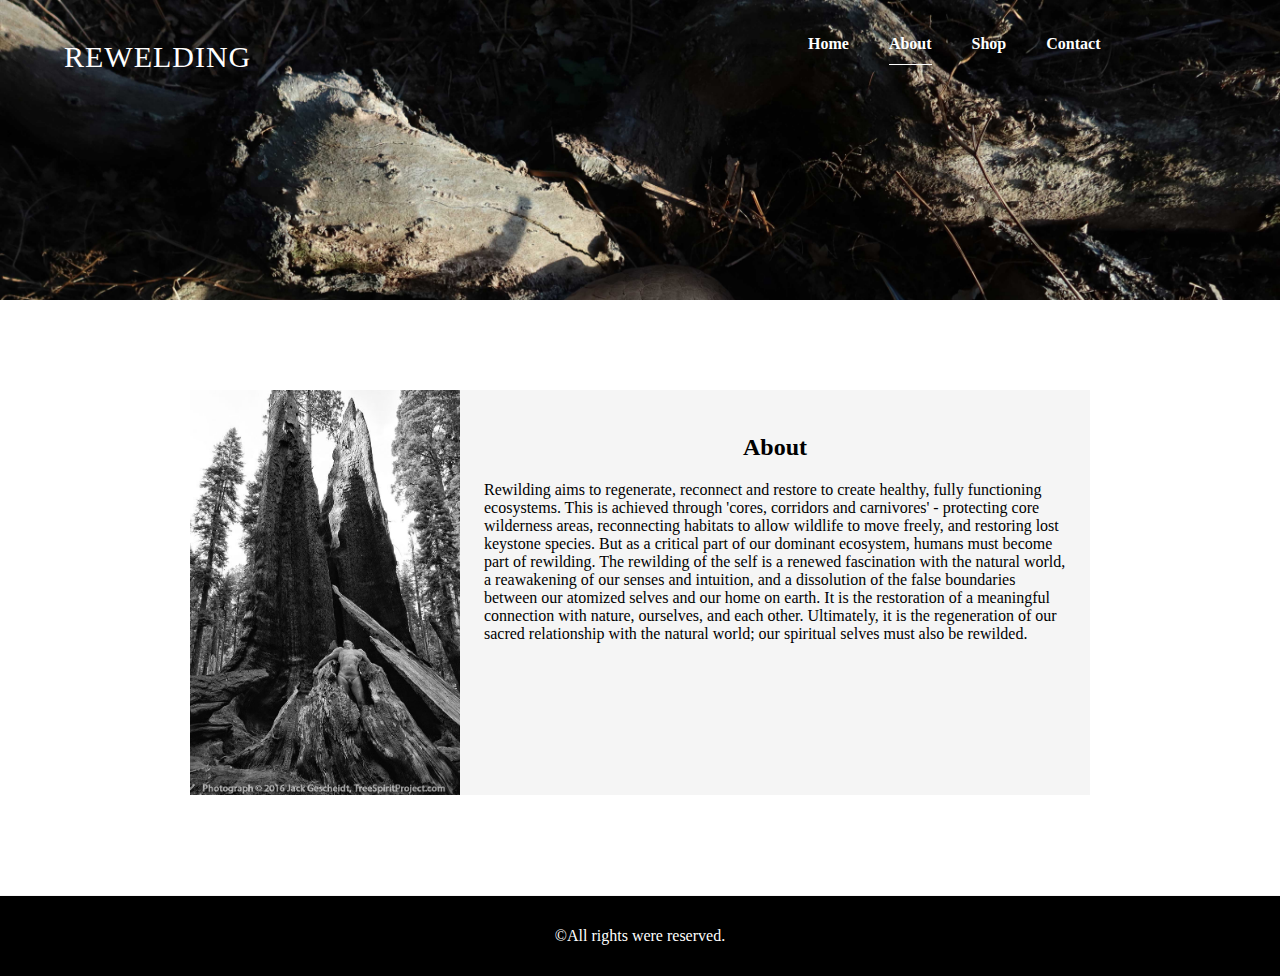
<file: about.html>
<!DOCTYPE html>
<html lang="en">

<head>
  <meta charset="UTF-8">
  <meta name="viewport" content="width=device-width, initial-scale=1.0">
  <title>Document</title>
  <link rel="stylesheet" href="css/index.css" />
</head>

<body>

  <div class="header"
    style="min-height: 300px;background:url(./images/bg.jpeg);background-size:100%">
    <nav>
      <div class=" nav-item">
        <a href="index.html">Home</a>
      </div>
      <div class="nav-item active">
        <a href="about.html">About</a>
      </div>
      <div class="nav-item">
        <a href="shop.html">Shop</a>
      </div>

      <div class="nav-item">
        <a href="contact.html">Contact</a>
      </div>
    </nav>
    <h1>REWELDING</h1>
  </div>

  <div id="about" class="wrap about">
    <div class="left">
      <img src="./images/about.jpeg" width="300px" />
    </div>
    <div class="right">
      <h2 style="text-align: center;margin: 20px 0;">
        About
      </h2>
      <p>Rewilding aims to regenerate, reconnect and restore to create healthy, fully
        functioning ecosystems. This is achieved through 'cores, corridors and carnivores' -
        protecting core wilderness areas, reconnecting habitats to allow wildlife to move freely,
        and
        restoring lost keystone species.
        But as a critical part of our dominant ecosystem, humans must become part of rewilding. The
        rewilding of the self is a renewed fascination with the natural world, a reawakening of our
        senses and intuition, and a dissolution of the false boundaries between our atomized selves
        and our home on earth. It is the restoration of a meaningful connection with nature,
        ourselves, and each other. Ultimately, it is the regeneration of our sacred relationship
        with
        the natural world; our spiritual selves must also be rewilded.</p>
    </div>
  </div>
  <footer>&copy;All rights were reserved.</footer>
</body>

</html>
</file>
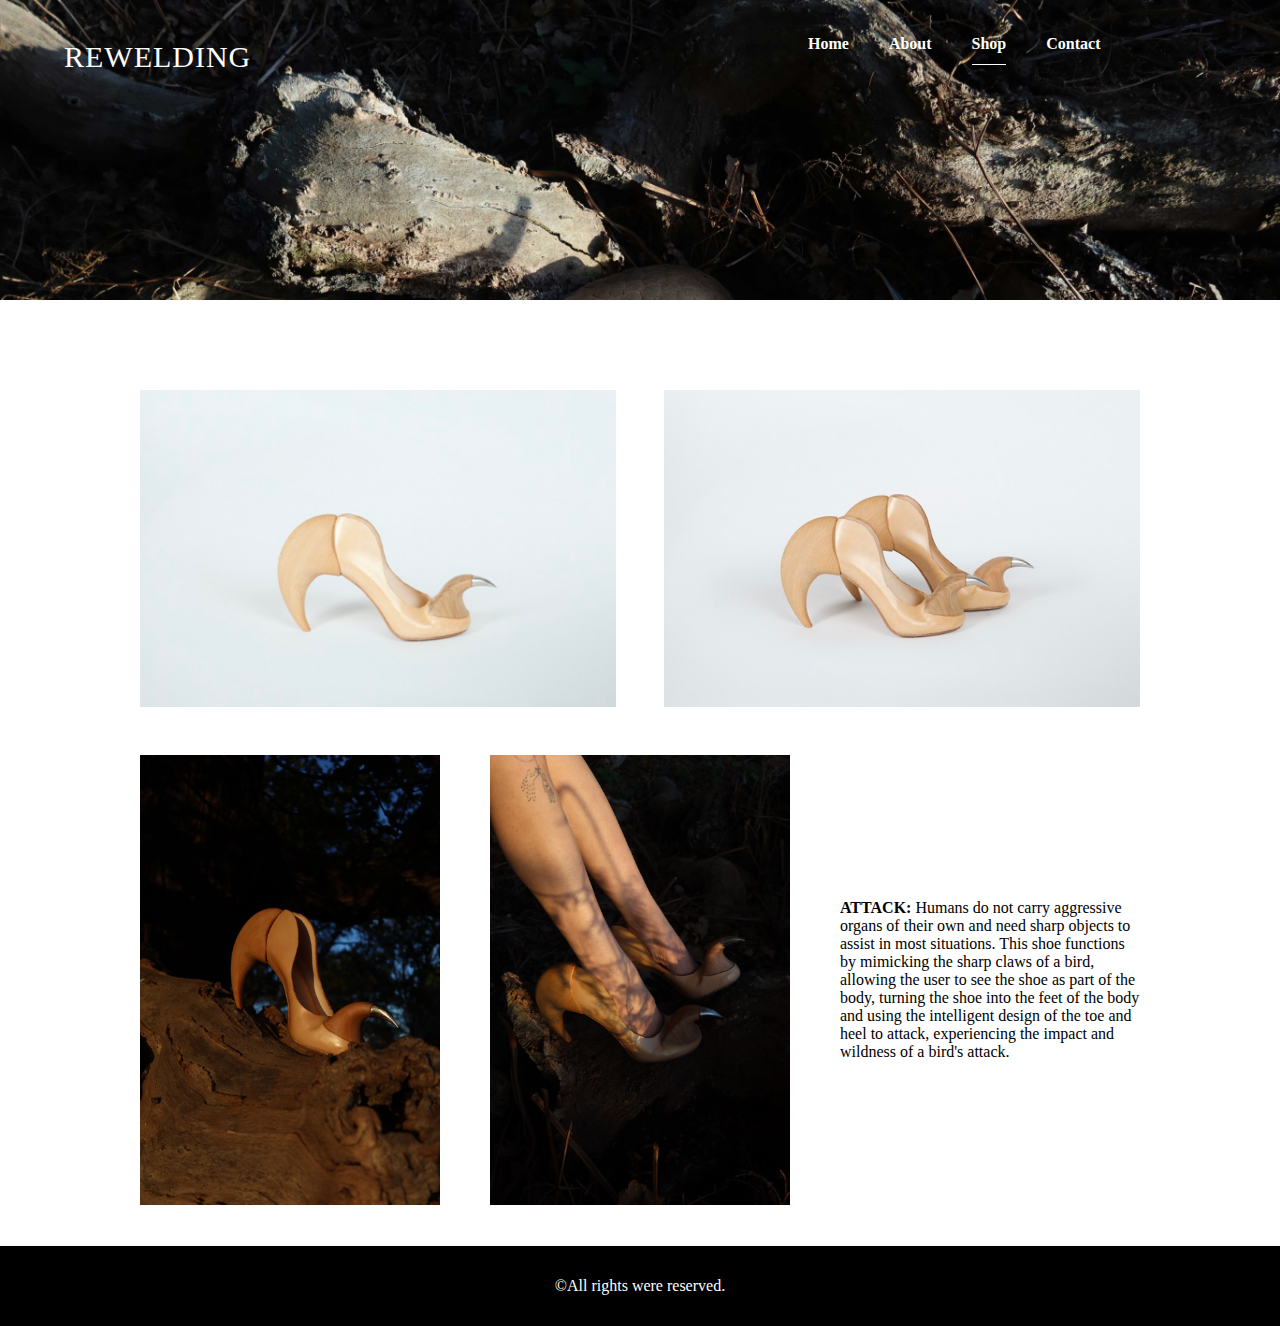
<file: attack.html>
<!DOCTYPE html>
<html lang="en">

<head>
  <meta charset="UTF-8">
  <meta name="viewport" content="width=device-width, initial-scale=1.0">
  <title>Document</title>
  <link rel="stylesheet" href="css/index.css" />
</head>

<body>
  <div class="header"
    style="min-height: 300px;background:url(./images/bg.jpeg);background-size:100%">
    <nav>
      <div class="nav-item">
        <a href="index.html">Home</a>
      </div>
      <div class="nav-item">
        <a href="about.html">About</a>
      </div>
      <div class="nav-item active">
        <a href="shop.html">Shop</a>
      </div>

      <div class="nav-item">
        <a href="contact.html">Contact</a>
      </div>
    </nav>
    <h1>REWELDING</h1>
  </div>

  <div id="detail" class="wrap detail">
    <div class="detail1">
      <div class="left" style="overflow: hidden;">
        <img src="./images/a1.jpg" width="150%"
          style="transform: scale(1.6);position: relative;top: -64px;" />
      </div>
      <div class="left" style="overflow: hidden;">
        <img src="./images/a2.jpg" width="150%" style="transform: scale(1.6);position: relative;    top: -64px;
          left: 18px;" />
      </div>
    </div>

    <div class="detail3">
      <div class="col">
        <img src="./images/a4.JPG" />
      </div>
      <div class="col">
        <img src="./images/a3.JPG" />
      </div>
      <div class="col">
        <strong>ATTACK: </strong>Humans do not carry aggressive organs of their own and need sharp
        objects to assist in most situations. This shoe functions by mimicking the sharp claws of a
        bird, allowing the user to see the shoe as part of the body, turning the shoe into the feet
        of the body and using the intelligent design of the toe and heel to attack, experiencing the
        impact and wildness of a bird's attack.
      </div>
    </div>
  </div>


  <footer>&copy;All rights were reserved.</footer>
</body>

</html>
</file>
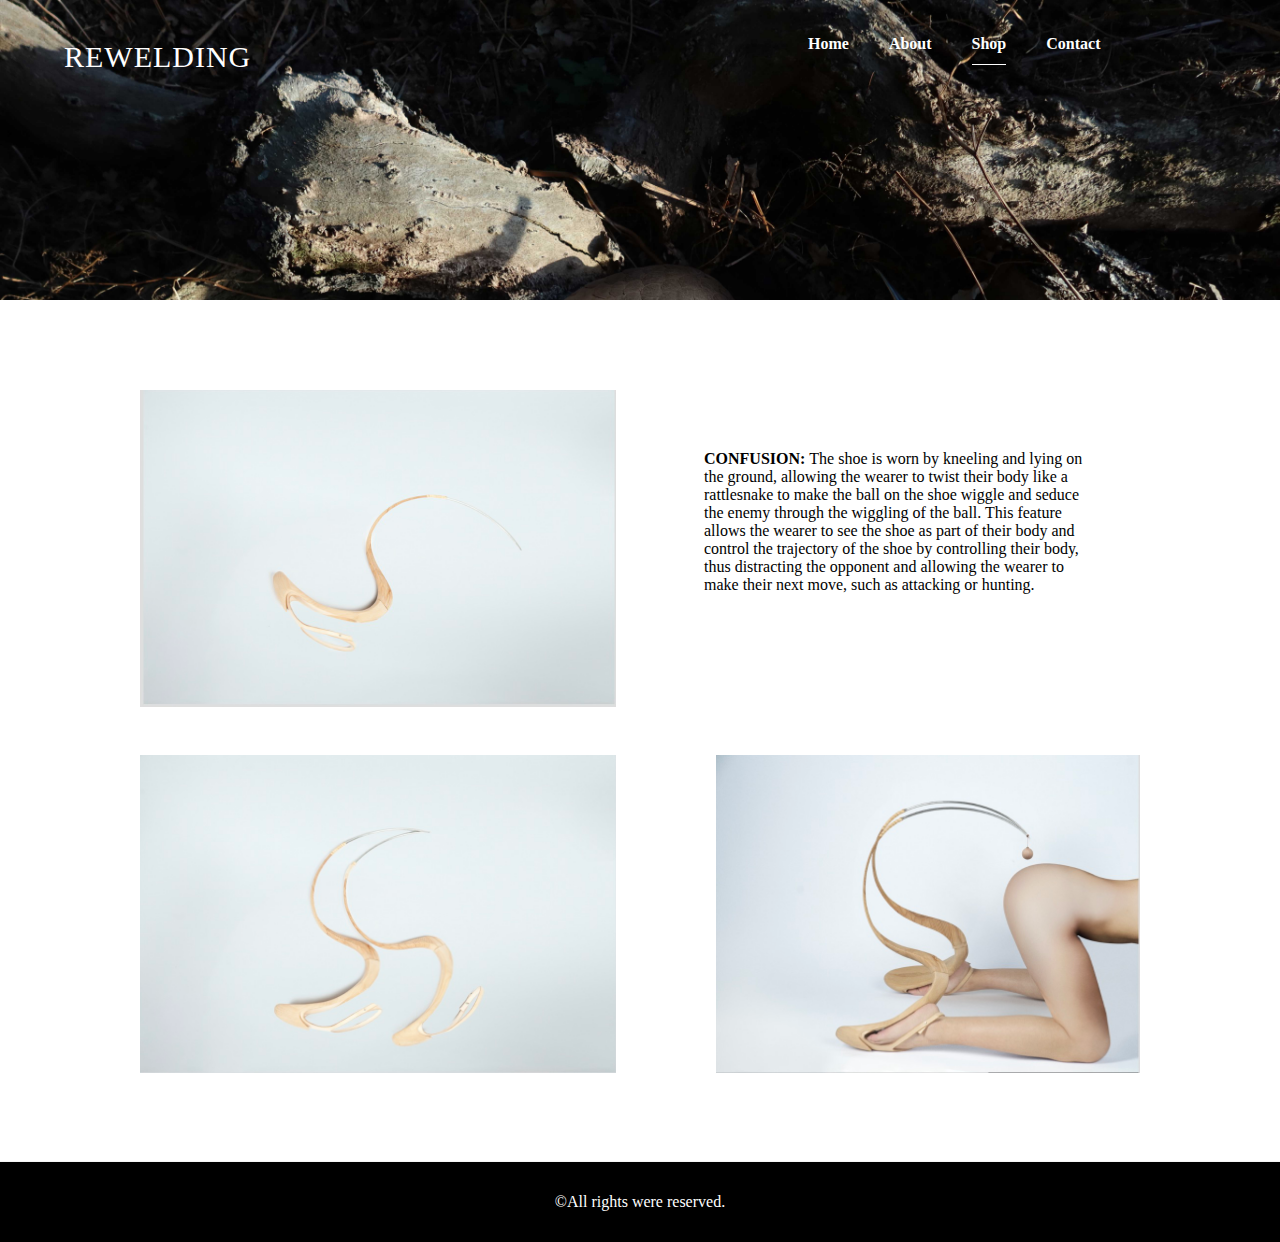
<file: confusion.html>
<!DOCTYPE html>
<html lang="en">

<head>
  <meta charset="UTF-8">
  <meta name="viewport" content="width=device-width, initial-scale=1.0">
  <title>Document</title>
  <link rel="stylesheet" href="css/index.css" />
</head>

<body>
  <div class="header"
    style="min-height: 300px;background:url(./images/bg.jpeg);background-size:100%">
    <nav>
      <div class="nav-item">
        <a href="index.html">Home</a>
      </div>
      <div class="nav-item">
        <a href="about.html">About</a>
      </div>
      <div class="nav-item active">
        <a href="shop.html">Shop</a>
      </div>

      <div class="nav-item">
        <a href="contact.html">Contact</a>
      </div>
    </nav>
    <h1>REWELDING</h1>
  </div>

  <div id="detail" class="wrap detail">
    <div class="detail1">
      <div class="left">
        <img src="./images/c2.jpg" width="100%" />
      </div>
      <div class="right">
        <strong>CONFUSION: </strong>The shoe is worn by kneeling and lying on the
        ground, allowing the wearer to twist their body like a rattlesnake to make the ball on the
        shoe wiggle and seduce the enemy through the wiggling of the ball. This feature allows the
        wearer to see the shoe as part of their body and control the trajectory of the shoe by
        controlling their body, thus distracting the opponent and allowing the wearer to make their
        next move, such as attacking or hunting.
      </div>
    </div>

    <div class="detail2">
      <div class="right"> <img src="./images/c1.jpg" width="100%" /></div>
      <div class="right"><img src="./images/c3.jpg" width="100%" height="318px" /></div>
    </div>
  </div>


  <footer>&copy;All rights were reserved.</footer>
</body>

</html>
</file>
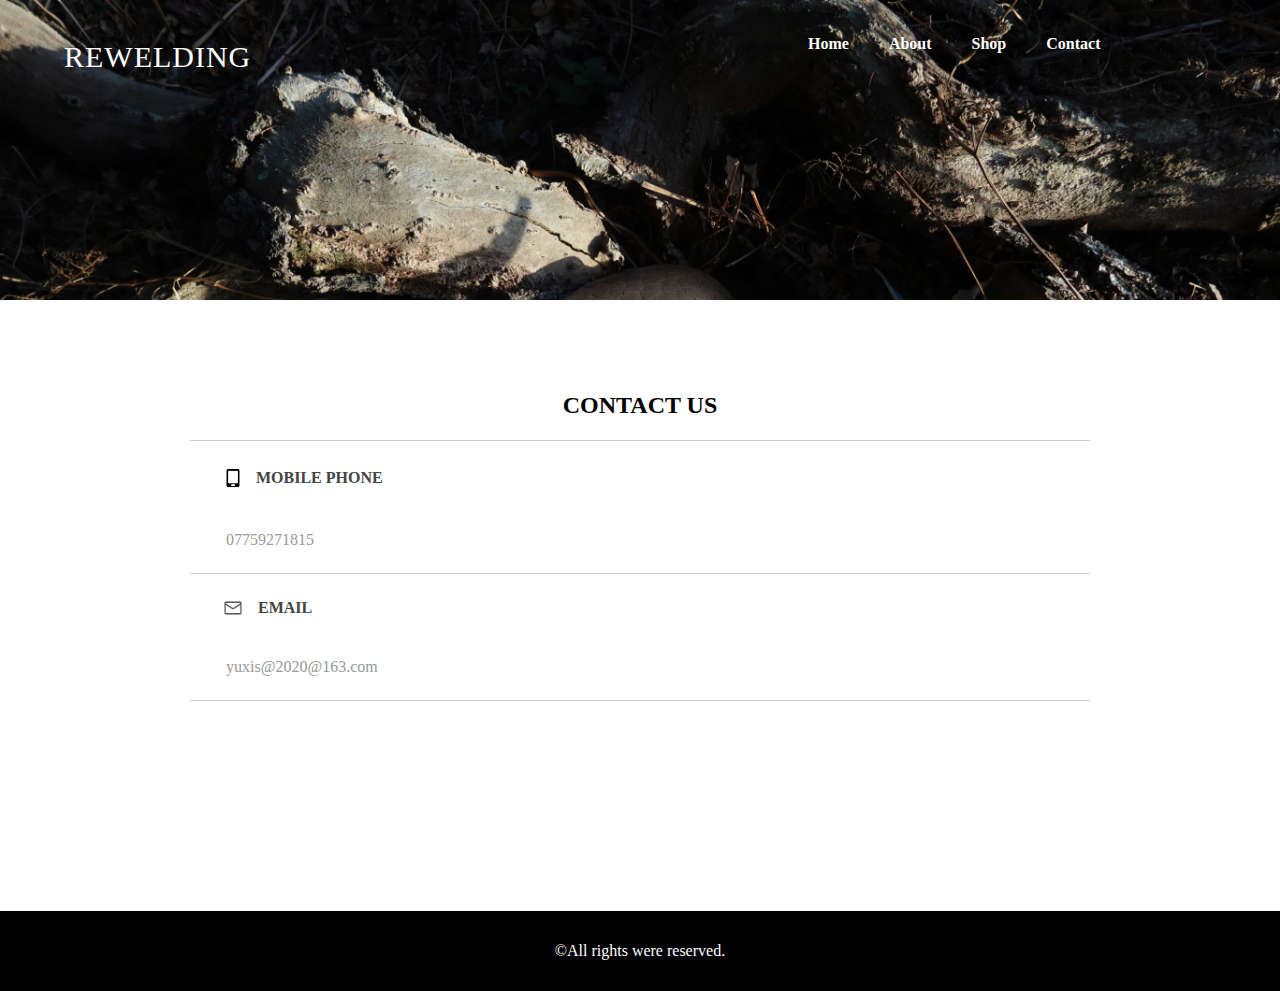
<file: contact.html>
<!DOCTYPE html>
<html lang="en">

<head>
  <meta charset="UTF-8">
  <meta name="viewport" content="width=device-width, initial-scale=1.0">
  <title>Document</title>
  <link rel="stylesheet" href="css/index.css" />
</head>

<body>
  <div class="header"
    style="min-height: 300px;background:url(./images/bg.jpeg);;background-size:100%">

    <nav>
      <div class="nav-item">
        <a href="index.html">Home</a>
      </div>
      <div class="nav-item">
        <a href="about.html">About</a>
      </div>
      <div class="nav-item">
        <a href="shop.html">Shop</a>
      </div>

      <div class="nav-item">
        <a href="contact.html active">Contact</a>
      </div>
    </nav>
    <h1>REWELDING</h1>
  </div>
  <div id="contact" class="wrap">
    <h2>CONTACT US</h2>

    <div class="contact-item">
      <div class="title"><img src="./images/mobile.png" class="mobile" />MOBILE PHONE</div>

      <div class="time">07759271815</div>
    </div>

    <div class="contact-item" style="border-top: 0;">
      <div class="title"><img src="./images/email.png" class="email" />EMAIL</div>

      <div class="time">yuxis@2020@163.com</div>
    </div>
  </div>

  <footer>&copy;All rights were reserved.</footer>
</body>

</html>
</file>
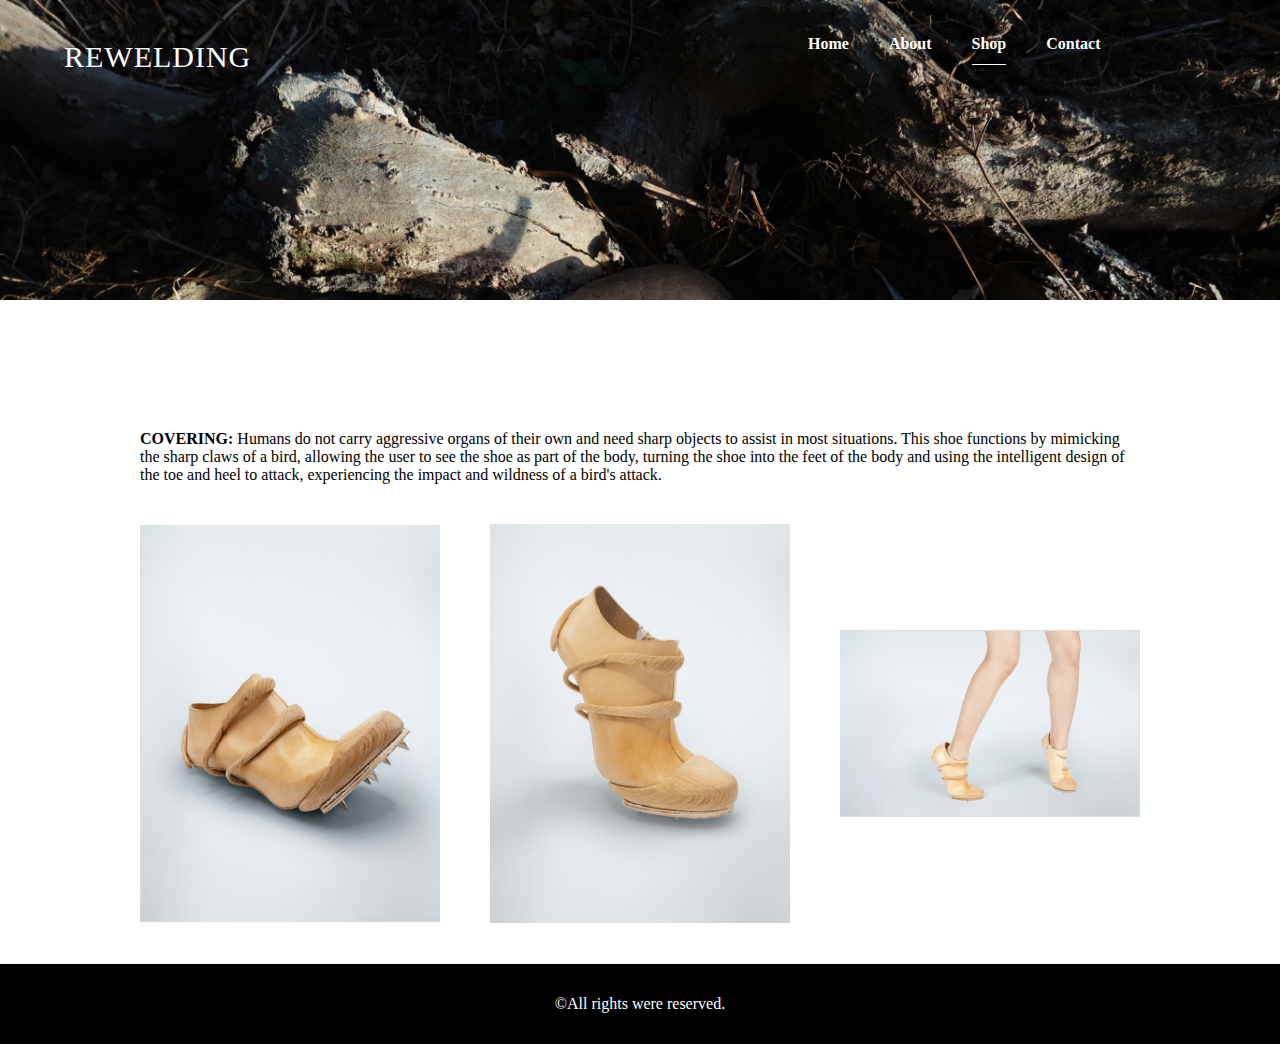
<file: covering.html>
<!DOCTYPE html>
<html lang="en">

<head>
  <meta charset="UTF-8">
  <meta name="viewport" content="width=device-width, initial-scale=1.0">
  <title>Document</title>
  <link rel="stylesheet" href="css/index.css" />
</head>

<body>
  <div class="header"
    style="min-height: 300px;background:url(./images/bg.jpeg);background-size:100%">
    <nav>
      <div class="nav-item">
        <a href="index.html">Home</a>
      </div>
      <div class="nav-item">
        <a href="about.html">About</a>
      </div>
      <div class="nav-item active">
        <a href="shop.html">Shop</a>
      </div>

      <div class="nav-item">
        <a href="contact.html">Contact</a>
      </div>
    </nav>
    <h1>REWELDING</h1>
  </div>

  <div id="detail" class="wrap detail">
    <div style="padding: 40px 0;">
      <strong>COVERING: </strong>Humans do not carry aggressive organs of their own and need sharp
      objects to assist in most situations. This shoe functions by mimicking the sharp claws of a
      bird, allowing the user to see the shoe as part of the body, turning the shoe into the feet of
      the body and using the intelligent design of the toe and heel to attack, experiencing the
      impact and wildness of a bird's attack.
    </div>

    <div class="detail3">
      <div class="col">
        <img src="./images/cover1.jpeg" width="100%" />
      </div>
      <div class="col">
        <img src="./images/cover.jpeg" width="100%" />
      </div>
      <div class="col">
        <img src="./images/cover2.jpeg" width="100%" />
      </div>
    </div>
  </div>
  <footer>&copy;All rights were reserved.</footer>
</body>

</html>
</file>
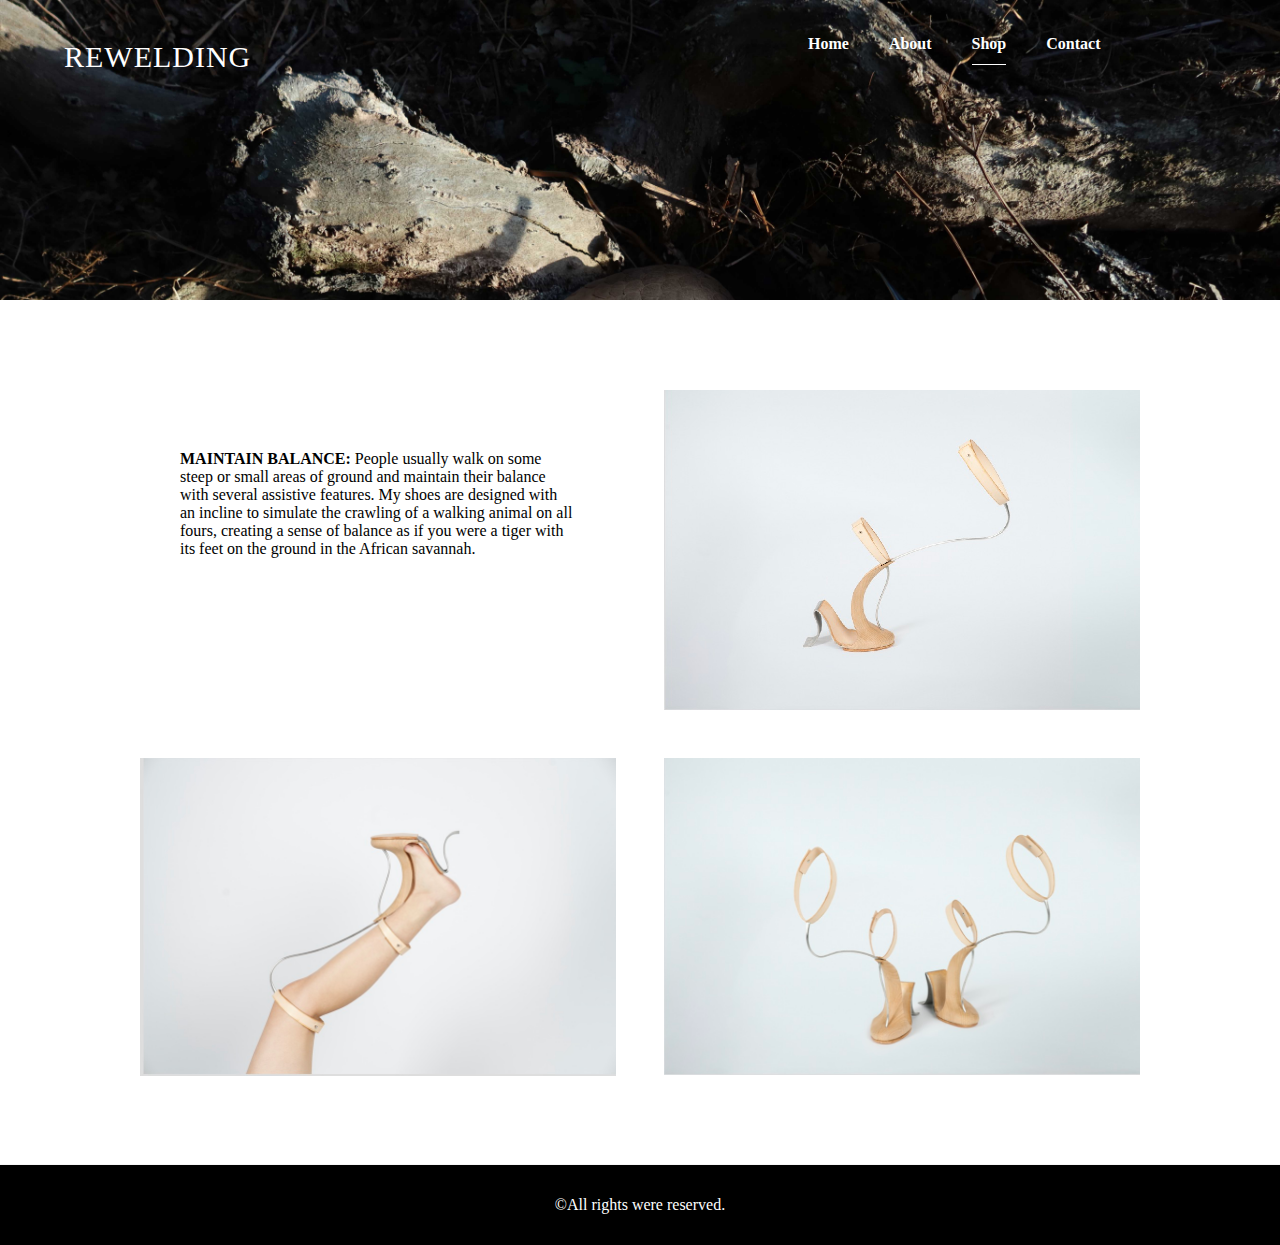
<file: maintain_balance.html>
<!DOCTYPE html>
<html lang="en">

<head>
  <meta charset="UTF-8">
  <meta name="viewport" content="width=device-width, initial-scale=1.0">
  <title>Document</title>
  <link rel="stylesheet" href="css/index.css" />
</head>

<body>
  <div class="header"
    style="min-height: 300px;background:url(./images/bg.jpeg);background-size:100%">
    <nav>
      <div class="nav-item">
        <a href="index.html">Home</a>
      </div>
      <div class="nav-item">
        <a href="about.html">About</a>
      </div>
      <div class="nav-item active">
        <a href="shop.html">Shop</a>
      </div>

      <div class="nav-item">
        <a href="contact.html">Contact</a>
      </div>
    </nav>
    <h1>REWELDING</h1>
  </div>

  <div id="detail" class="wrap detail">
    <div class="detail1">
      <div class="right">
        <strong>MAINTAIN BALANCE: </strong>People usually walk on some steep or small areas of
        ground and maintain their balance with several assistive features. My shoes are designed
        with an incline to simulate the crawling of a walking animal on all fours, creating a sense
        of balance as if you were a tiger with its feet on the ground in the African savannah.
      </div>
      <div class="left">
        <img src="./images/m2.jpg" width="100%" />
      </div>
    </div>

    <div class="detail2">
      <div class="right">
        <img src="./images/m3.jpg" width="100%" />
      </div>
      <div class="right">
        <img src="./images/m1.jpg" width="100%" />
      </div>
    </div>
  </div>


  <footer>&copy;All rights were reserved.</footer>
</body>

</html>
</file>
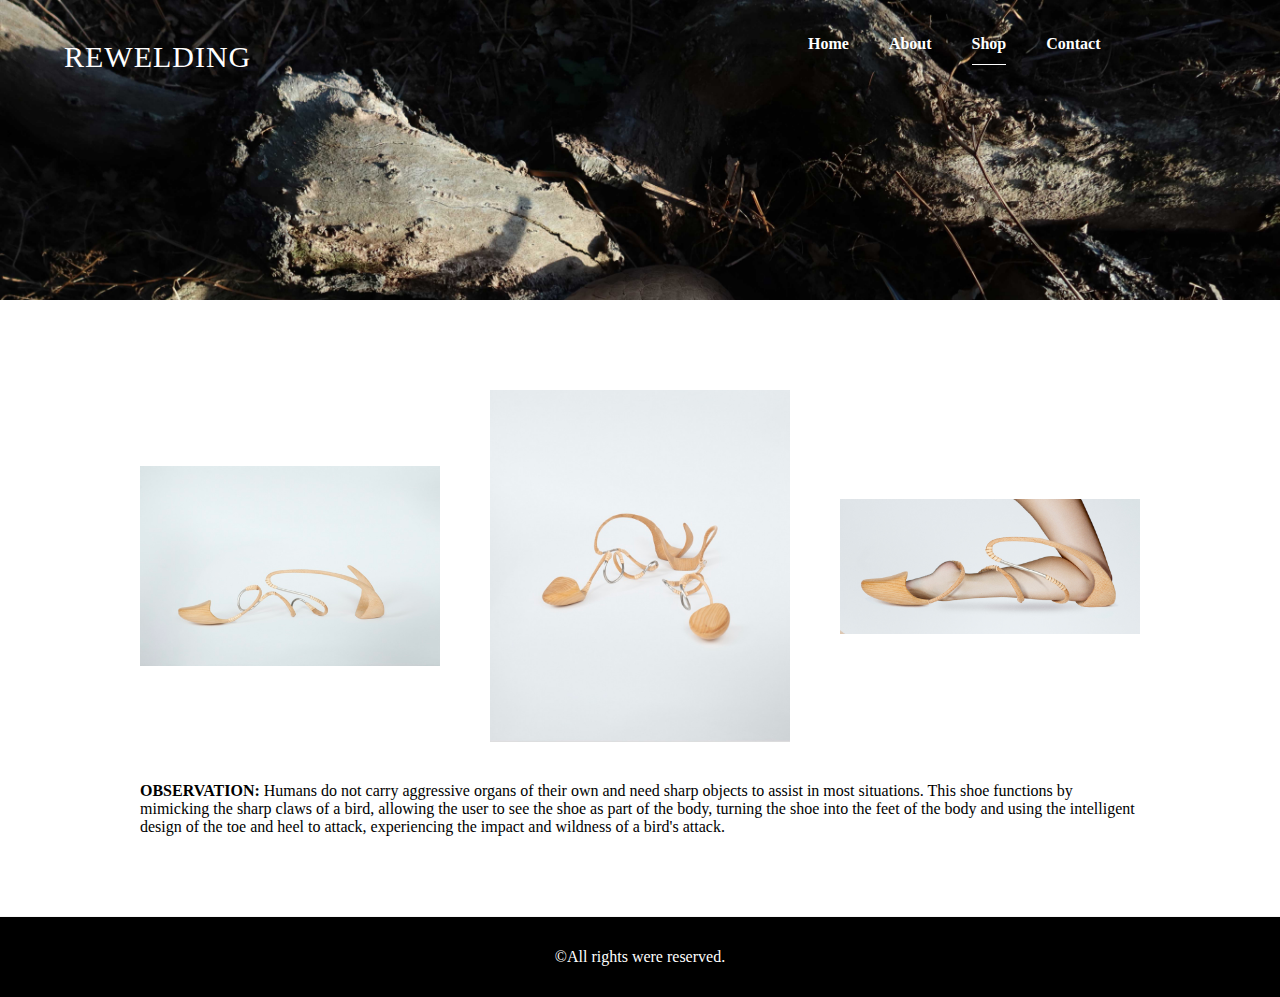
<file: observation.html>
<!DOCTYPE html>
<html lang="en">

<head>
  <meta charset="UTF-8">
  <meta name="viewport" content="width=device-width, initial-scale=1.0">
  <title>Document</title>
  <link rel="stylesheet" href="css/index.css" />
</head>

<body>
  <div class="header"
    style="min-height: 300px;background:url(./images/bg.jpeg);background-size:100%">
    <nav>
      <div class="nav-item">
        <a href="index.html">Home</a>
      </div>
      <div class="nav-item">
        <a href="about.html">About</a>
      </div>
      <div class="nav-item active">
        <a href="shop.html">Shop</a>
      </div>

      <div class="nav-item">
        <a href="contact.html">Contact</a>
      </div>
    </nav>
    <h1>REWELDING</h1>
  </div>

  <div id="detail" class="wrap detail">
    <div class="detail3">
      <div class="col">
        <img src="./images/o1.jpg" width="100%" />
      </div>
      <div class="col">
        <img src="./images/o2.jpg" width="100%" />
      </div>
      <div class="col">
        <img src="./images/o3.jpg" width="100%" />
      </div>
    </div>

    <div style="padding: 40px 0;">
      <strong>OBSERVATION: </strong> Humans do not carry aggressive organs of
      their own and need sharp objects to assist in most situations. This shoe functions by
      mimicking the sharp claws of a bird, allowing the user to see the shoe as part of the
      body,
      turning the shoe into the feet of the body and using the intelligent design of the toe and
      heel to attack, experiencing the impact and wildness of a bird's attack.
    </div>
  </div>
  <footer>&copy;All rights were reserved.</footer>
</body>

</html>
</file>
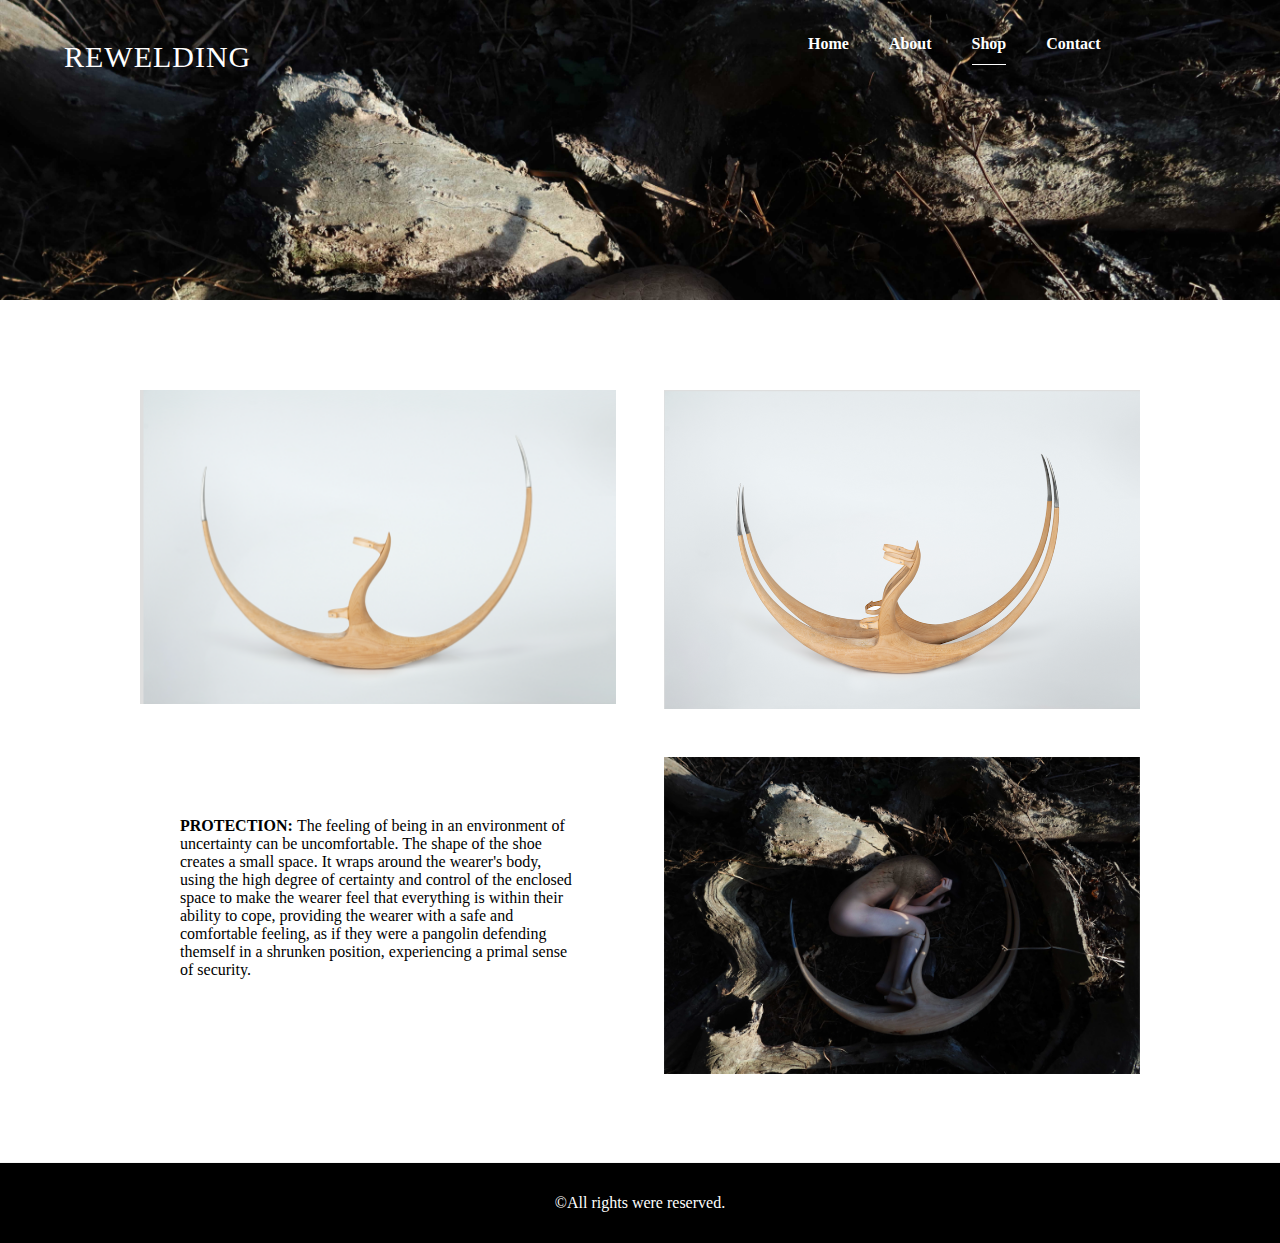
<file: protection.html>
<!DOCTYPE html>
<html lang="en">

<head>
  <meta charset="UTF-8">
  <meta name="viewport" content="width=device-width, initial-scale=1.0">
  <title>Document</title>
  <link rel="stylesheet" href="css/index.css" />
</head>

<body>
  <div class="header"
    style="min-height: 300px;background:url(./images/bg.jpeg);background-size:100%">
    <nav>
      <div class="nav-item">
        <a href="index.html">Home</a>
      </div>
      <div class="nav-item">
        <a href="about.html">About</a>
      </div>
      <div class="nav-item active">
        <a href="shop.html">Shop</a>
      </div>

      <div class="nav-item">
        <a href="contact.html">Contact</a>
      </div>
    </nav>
    <h1>REWELDING</h1>
  </div>

  <div id="detail" class="wrap detail">
    <div class="detail1">
      <div class="left">
        <img src="./images/about2.jpg" width="100%" />
      </div>
      <div class="left">
        <img src="./images/about1.jpg" width="100%" />
      </div>
    </div>

    <div class="detail2">
      <div class="left"><strong>PROTECTION: </strong>The feeling of being in an environment of
        uncertainty can be
        uncomfortable. The shape of the shoe creates a small space. It wraps around the wearer's
        body,
        using the high degree of certainty and control of the enclosed space to make the wearer feel
        that everything is within their ability to cope, providing the wearer with a safe and
        comfortable feeling, as if they were a pangolin defending themself in a shrunken position,
        experiencing a primal sense of security.</div>
      <div class="right"> <img src="./images/about3.jpeg" width="100%" /></div>
    </div>
  </div>


  <footer>&copy;All rights were reserved.</footer>
</body>

</html>
</file>
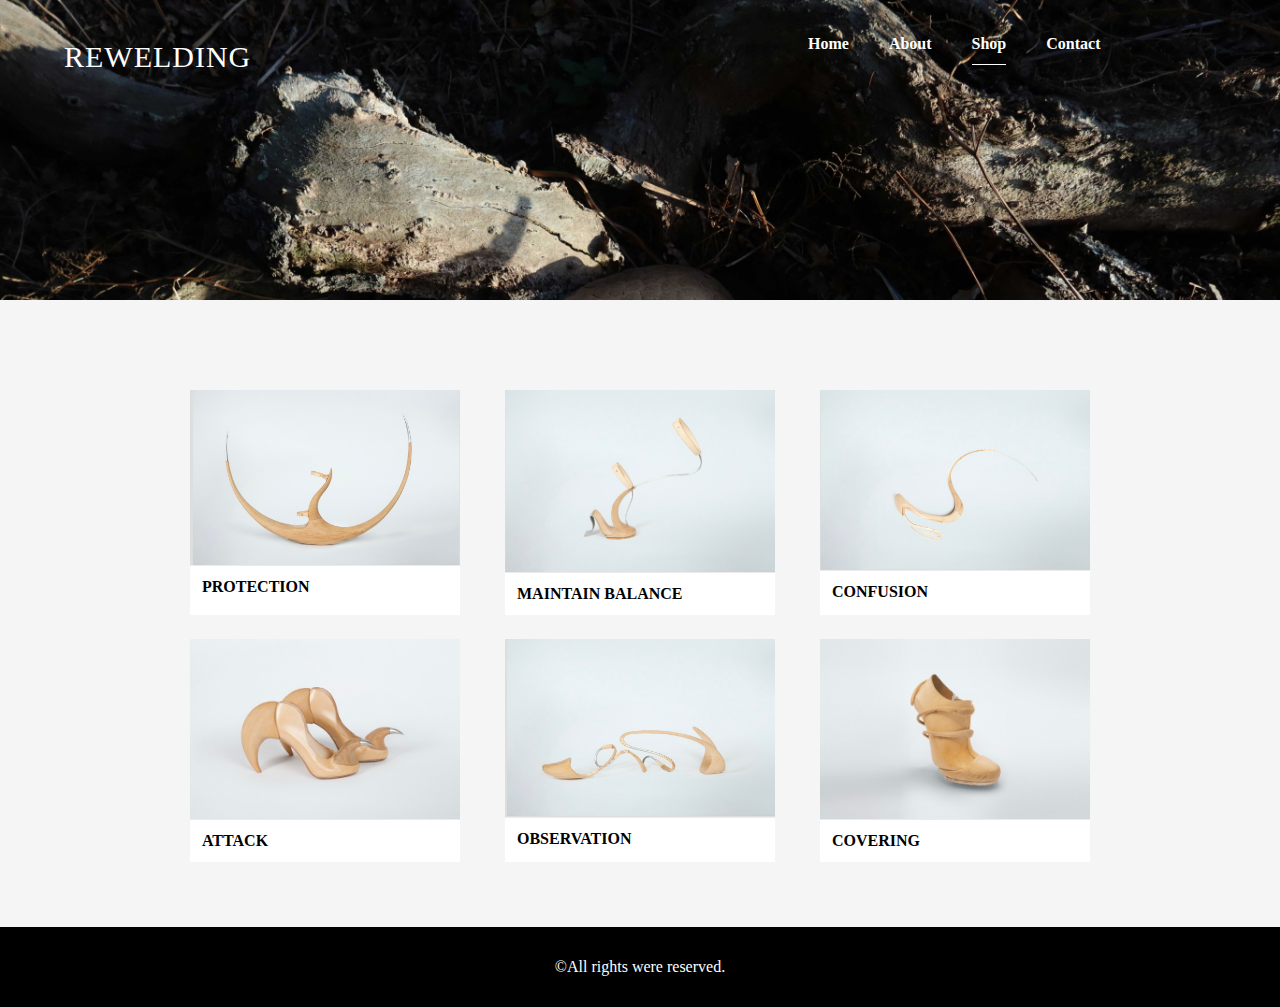
<file: shop.html>
<!DOCTYPE html>
<html lang="en">

<head>
  <meta charset="UTF-8">
  <meta name="viewport" content="width=device-width, initial-scale=1.0">
  <title>Document</title>
  <link rel="stylesheet" href="css/index.css" />
</head>

<body>

  <div class="header"
    style="min-height: 300px;background:url(./images/bg.jpeg);background-size:100%">
    <nav>
      <div class="nav-item">
        <a href="index.html">Home</a>
      </div>
      <div class="nav-item">
        <a href="about.html">About</a>
      </div>
      <div class="nav-item active">
        <a href="shop.html">Shop</a>
      </div>

      <div class="nav-item">
        <a href="contact.html">Contact</a>
      </div>
    </nav>
    <h1>REWELDING</h1>

  </div>

  <div id="shop" class="shop">
    <div class="wrap">
      <div class="shop-item">
        <a href="./protection.html">
          <img src="images/protection.jpg" />
          <p>PROTECTION</p>
        </a>
      </div>
      <div class="shop-item">
        <a href="./maintain_balance.html">
          <img src="images/maintain_balance.jpg" />
          <p>MAINTAIN BALANCE</p>
        </a>
      </div>
      <div class="shop-item">
        <a href="./confusion.html">
          <img src="images/confusion.jpg" />
          <p>CONFUSION</p>
        </a>
      </div>
      <div class="shop-item">
        <a href="./attack.html">
          <div>
            <img src="./images/attack.jpg" />
          </div>
          <p>ATTACK</p>
        </a>
      </div>
      <div class="shop-item">
        <a href="./observation.html">
          <img src="./images/observation.jpg" />
          <p>OBSERVATION</p>
        </a>
      </div>
      <div class="shop-item">
        <a href="./covering.html">
          <img src="./images/covering.jpg" />
          <p>COVERING</p>
        </a>
      </div>
    </div>
  </div>

  <footer>&copy;All rights were reserved.</footer>
</body>

</html>
</file>
<file: css/index.css>
* {
  margin: 0;
  padding: 0;
  box-sizing: border-box;
}

a {
  text-decoration: none;
}

img {
  display: block;
  width: 100%;
}

.wrap {
  max-width: 980px;
  margin: 50px auto 0;
  padding: 40px;
}

/* header */
nav {
  position: absolute;
  top: 24px;
  left: 60%;
  display: flex;
}

.nav-item {
  padding: 0;
  line-height: 40px;
  margin-left: 40px;
}
nav a {
  color: #fff;
  font-weight: bold;
}

.nav-item:hover,
.nav-item.active {
  border-bottom: 1px solid #fff;
}

h1 {
  font-size: 30px;
  color: #fff;
  letter-spacing: 1px;
  position: absolute;
  font-weight: normal;
  top: 40px;
  left: 5%;
}

/* About */
.about {
  display: flex;
  height: auto;
  min-height: 450px;
  margin-bottom: 60px;
}

.about .right {
  background-color: #f5f5f5;
  font-size: 16px;
  text-align: left;
  padding: 24px;
  max-width: 70%;
}

.about img {
  display: block;
}
/* Shop */
.shop {
  padding-top: 50px;
  background: #f5f5f5;
}

.shop .wrap {
  margin-top: 0;
  display: flex;
  justify-content: space-between;
  flex-wrap: wrap;
}

.shop-item {
  width: 30%;
  display: flex;
  flex-direction: column;
  margin-bottom: 24px;
  background-color: #fff;
  cursor: pointer;
}

.shop-item a {
  font-size: 0;
}

.shop-item img {
  width: 100%;
}

.shop-item p {
  padding: 12px;
  font-weight: bold;
  color: #000;
  font-size: 16px;
  border-top: 1px solid #ebebeb;
}

/* Event */
.events {
  display: flex;
  min-height: 550px;
}

.events .left,
.events .right {
  flex: 1;
  min-width: 50%;
  height: 300px;
  line-height: 300px;
  text-align: center;
  font-size: 40px;
}

.events .right {
  background-color: #f5f5f5;
}

/*  Contact */
#contact {
  margin-bottom: 60px;
}

#contact h2 {
  line-height: 30px;
  text-align: center;
  margin-bottom: 20px;
}

#contact .contact-item {
  padding: 24px 36px;
  border-top: 1px solid #ccc;
  border-bottom: 1px solid #ccc;
}

#contact .contact-item .title {
  font-weight: bold;
  color: #444;
  margin-bottom: 40px;
  display: flex;
  align-items: center;
}
#contact .contact-item .title img {
  width: 26px;
  margin-left: -6px;
  margin-right: 10px;
}

#contact .contact-item .title .email {
  margin-left: -3px;
  width: 20px;
  margin-right: 15px;
}

#contact .contact-item .time {
  color: #999;
}

footer {
  line-height: 80px;
  background-color: #000;
  color: #fff;
  text-align: center;
  border-top: 1px solid #f5f5f5;
}

/* detail */
.detail {
  max-width: 1080px;
  min-height: 550px;
}

.detail1,
.detail2 {
  display: flex;
  margin-bottom: 48px;
  justify-content: space-between;
}

.detail1 .left,
.detail2 .right {
  max-width: calc(50% - 24px);
}

.detail1 .right,
.detail2 .left {
  max-width: calc(50% - 24px);
  padding: 60px 40px;
}

.detail3 {
  display: flex;
  justify-content: space-between;
  align-items: center;
}

.col {
  width: 30%;
}

#contact {
  min-height: 500px;
}
</file>
